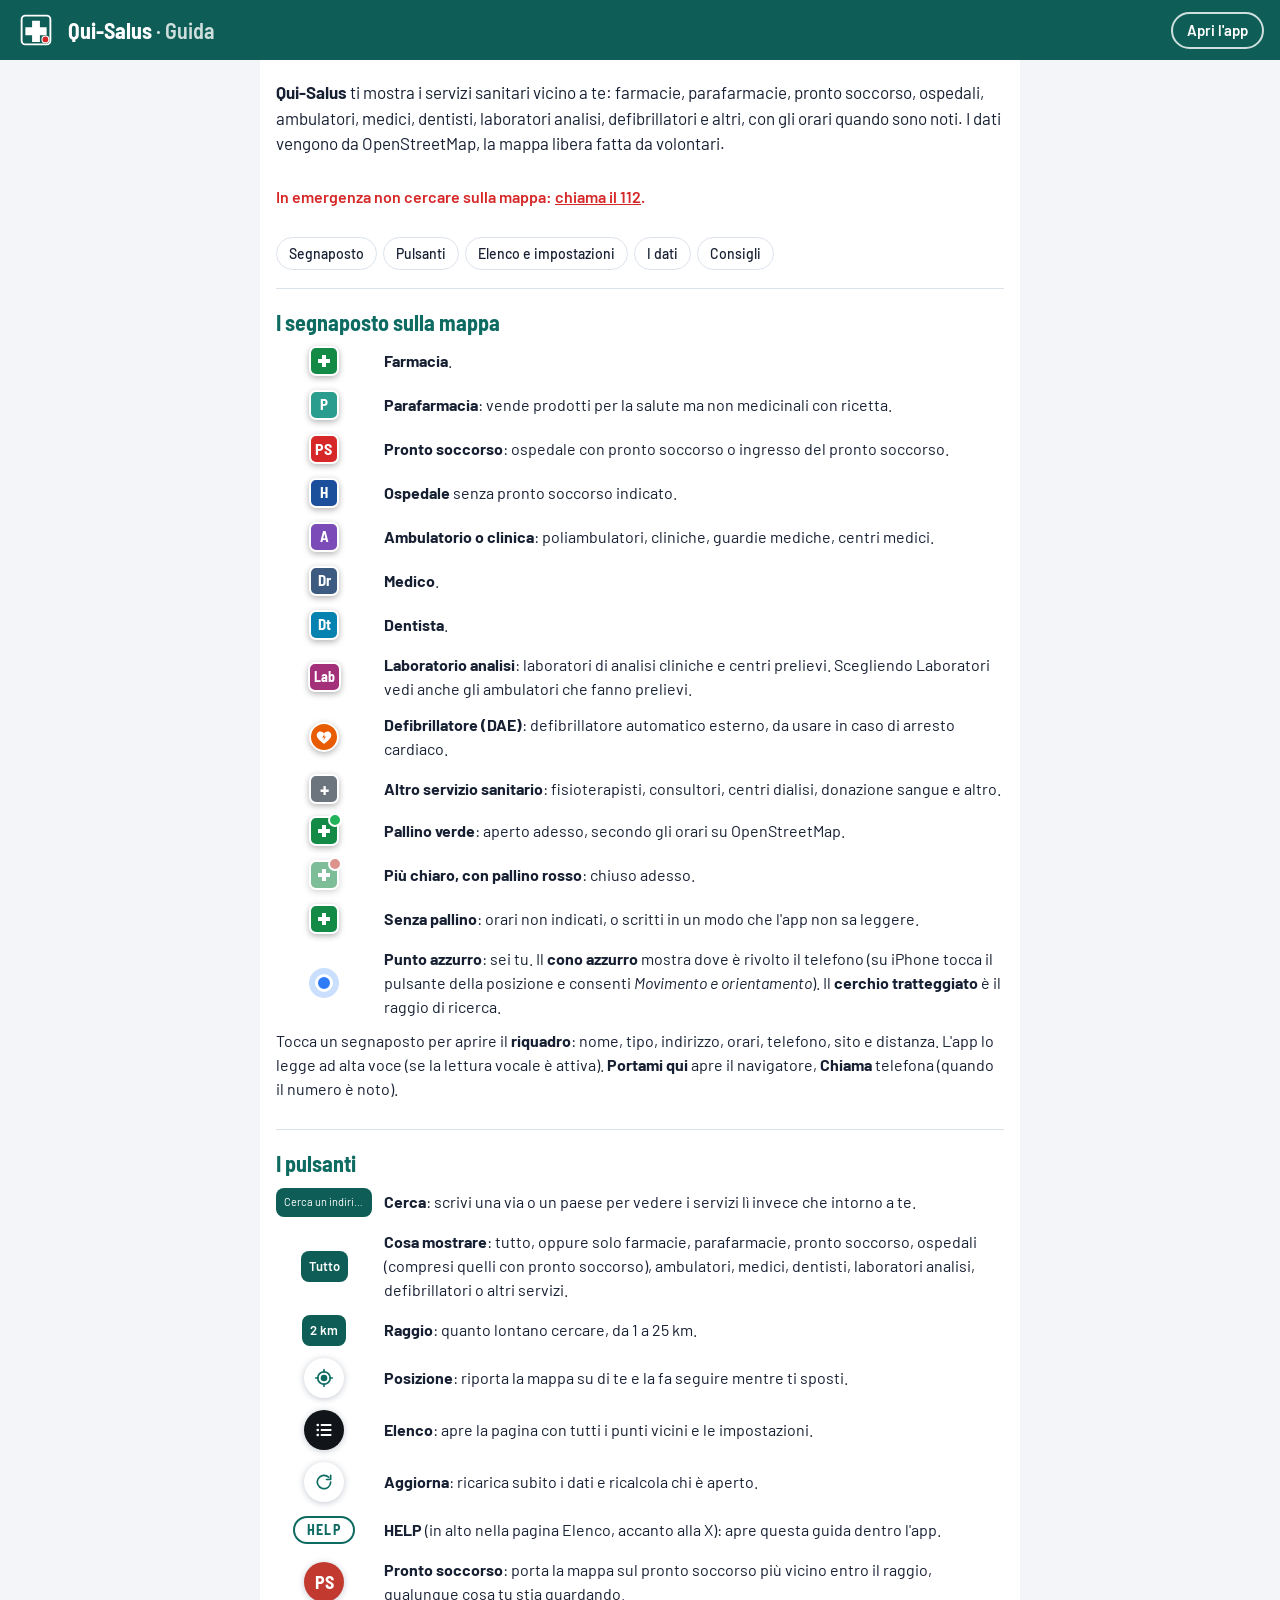
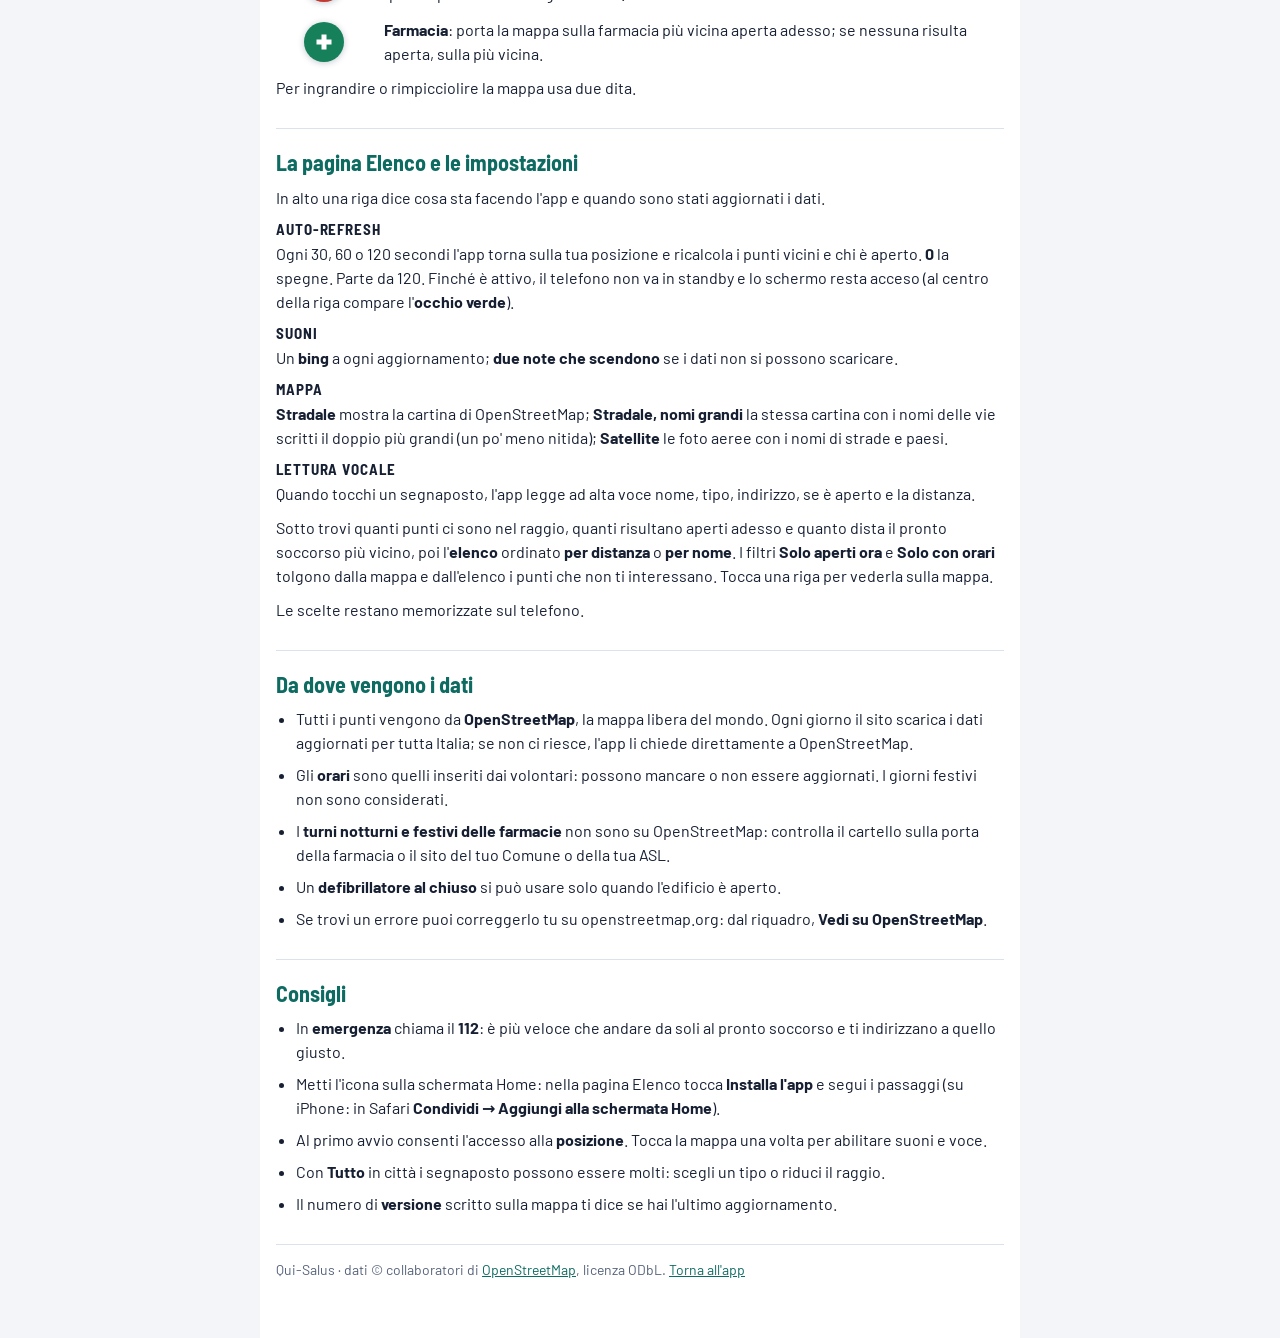
<file: help.html>
<!doctype html>
<html lang="it">
<head>
  <meta charset="utf-8">
  <meta name="viewport" content="width=device-width, initial-scale=1, viewport-fit=cover">
  <title>Qui-Salus · Guida</title>
  <meta name="description" content="Guida all'uso di Qui-Salus: farmacie, pronto soccorso, ospedali e altri servizi sanitari vicino a te, da OpenStreetMap">
  <meta name="theme-color" content="#0e5e57">
  <link rel="icon" href="favicon-64.png" type="image/png">
  <link rel="apple-touch-icon" href="apple-touch-icon.png">
  <link rel="preconnect" href="https://fonts.googleapis.com">
  <link rel="preconnect" href="https://fonts.gstatic.com" crossorigin>
  <link rel="stylesheet" href="https://fonts.googleapis.com/css2?family=Barlow+Semi+Condensed:wght@600;700&family=Barlow:wght@400;500;600&display=swap">
  <style>
/* Salus – stesso aspetto di Distributori: mappa a tutto schermo con pulsanti tondi,
   l'elenco è una pagina a tutto schermo. Barra verde petrolio, un colore per ogni tipo di punto. */
:root {
  --blu: #0e6b62;
  --blu-scuro: #0a4f48;
  --libero: #15805a;
  --attenzione: #b87900;
  --pieno: #c23a2f;
  --osm: #5a6a86;
  --grigio: #7a8291;
  --bg: #f3f5f9;
  --superficie: #ffffff;
  --testo: #172033;
  --testo-2: #56627a;
  --bordo: #dce2ec;
  --ombra: 0 6px 24px rgba(20, 35, 70, .16);
  --font-display: "Barlow Semi Condensed", "Arial Narrow", system-ui, sans-serif;
  --font-body: "Barlow", system-ui, -apple-system, "Segoe UI", Roboto, sans-serif;
  --r: 14px;
  --su-colore: #ffffff;
  --barra: #0e5e57;
  /* colori dei tipi di punto */
  --t-F: #138a45; --t-P: #2a9d8f; --t-S: #d62828; --t-O: #1b4f9c; --t-C: #7b4bb7;
  --t-M: #3d5a80; --t-D: #0582b0; --t-A: #e85d04; --t-L: #a4307a; --t-X: #6c757d;
  color-scheme: light;
}
@media (prefers-color-scheme: dark) {
  :root {
    --blu: #3fb3a3;
    --blu-scuro: #2e9688;
    --libero: #3fbf8a;
    --attenzione: #e3a82d;
    --pieno: #ec6a5f;
    --osm: #93a2bf;
    --grigio: #8e97a6;
    --bg: #0f1522;
    --superficie: #182132;
    --testo: #e8edf6;
    --testo-2: #9eabc2;
    --bordo: #2a3650;
    --ombra: 0 6px 24px rgba(0, 0, 0, .45);
    --su-colore: #0c1220;
    --barra: #0b3f3a;
    color-scheme: dark;
  }
  .mappa:not(.satellite) .leaflet-tile-pane { filter: brightness(.72) contrast(1.1) saturate(.7); }
}

* { box-sizing: border-box; }
html, body { height: 100%; margin: 0; }
body {
  background: var(--bg);
  color: var(--testo);
  font: 15px/1.4 var(--font-body);
  -webkit-font-smoothing: antialiased;
}
[hidden] { display: none !important; }
.sr-only { position: absolute; width: 1px; height: 1px; overflow: hidden; clip: rect(0 0 0 0); white-space: nowrap; }
button { font: inherit; color: inherit; cursor: pointer; }
:focus-visible { outline: 3px solid var(--blu); outline-offset: 2px; }

.app { display: flex; flex-direction: column; height: 100%; }

/* ---- Barra superiore ---- */
.topbar {
  display: flex; align-items: center; gap: 10px;
  padding: calc(8px + env(safe-area-inset-top, 0px)) 16px 8px;
  background: var(--barra); color: #fff;
  z-index: 1000;
}
.brand { display: flex; align-items: center; gap: 8px; flex: none; }
.p-sign {
  display: grid; place-items: center;
  width: 34px; height: 34px; border-radius: 7px;
  border: 2px solid #fff; font: 700 24px/1 var(--font-display);
}
.brand-name { font: 700 20px/1 var(--font-display); letter-spacing: .01em; }
.cerca { flex: 1; min-width: 0; }
.cerca input, .raggio select, .carb select {
  width: 100%; height: 38px; border: 0; border-radius: 10px;
  padding: 0 12px; font: 500 15px var(--font-body);
  background: rgba(255,255,255,.16); color: #fff;
}
.cerca input::placeholder { color: rgba(255,255,255,.75); }
.cerca input:focus, .raggio select:focus, .carb select:focus { background: #fff; color: #172033; outline: none; }
.raggio select, .carb select { width: auto; padding-right: 8px; font-variant-numeric: tabular-nums; }
.raggio select option, .carb select option { color: #172033; }
.carb select { font-weight: 700; }
@media (max-width: 480px) {
  .topbar { gap: 8px; padding-left: 12px; padding-right: 12px; }
  .raggio select, .carb select { padding: 0 6px; }
}
.p-sign svg { display: block; }
@media (max-width: 480px) { .brand-name { display: none; } }

/* ---- Corpo ---- */
.corpo { position: relative; flex: 1; min-height: 0; }
.mappa { position: absolute; inset: 0; background: var(--bg); }
.filigrana {
  position: absolute; inset: 0; z-index: 850;
  overflow: hidden; pointer-events: none; user-select: none;
}
.filigrana span {
  font: 700 var(--fil-size, 64px)/1 var(--font-display);
  letter-spacing: .08em; white-space: nowrap;
  color: var(--pieno); opacity: .22;
  position: absolute; left: 50%; top: 50%;
  transform: translate(-50%, -50%) rotate(var(--fil-ang, 60deg));
}

.fab-col {
  position: absolute; right: 16px; top: 16px; z-index: 900;
  display: flex; flex-direction: column; align-items: center; gap: 12px;
}
.fab {
  position: relative;
  width: 48px; height: 48px; border-radius: 50%; border: 0;
  display: grid; place-items: center;
  background: var(--superficie); color: var(--blu); box-shadow: var(--ombra);
}
.fab-nero { background: #111418; color: #fff; box-shadow: 0 0 0 2px rgba(255,255,255,.85), var(--ombra); }
.fab-sx {
  position: absolute; left: 16px; top: 16px; z-index: 900;
  display: flex; flex-direction: column; align-items: center; gap: 12px;
}
.fab-azioni {
  position: absolute; left: 16px; bottom: calc(24px + env(safe-area-inset-bottom, 0px)); z-index: 900;
  display: flex; flex-direction: column; align-items: center; gap: 14px;
}
.fab-verde { width: 60px; height: 60px; background: var(--libero); color: var(--su-colore); }
.fab-rosso { width: 60px; height: 60px; background: var(--pieno); color: var(--su-colore); --rosso-icona: var(--pieno); }
.fab-blu { width: 60px; height: 60px; background: var(--blu); color: var(--su-colore); }
.fab-verde .euro { font: 700 30px/1 var(--font-display); }
.fab:disabled { opacity: .5; cursor: default; }
.badge {
  position: absolute; top: -4px; right: -4px;
  min-width: 20px; height: 20px; padding: 0 5px; border-radius: 10px;
  background: var(--libero); color: #fff; border: 2px solid #111418;
  font: 700 11px/16px var(--font-body); font-variant-numeric: tabular-nums; text-align: center;
}
.fab.gira svg { animation: gira 1s linear infinite; }
@keyframes gira { to { transform: rotate(360deg); } }

/* ---- Pagina elenco (a tutto schermo) ---- */
.pannello {
  position: fixed; inset: 0; z-index: 1500;
  display: flex; flex-direction: column;
  background: var(--superficie);
  animation: entra .2s ease-out;
}
@keyframes entra { from { transform: translateY(24px); opacity: 0; } to { transform: none; opacity: 1; } }
.pannello-testa {
  display: flex; align-items: center; justify-content: space-between; gap: 12px;
  padding: calc(10px + env(safe-area-inset-top, 0px)) 16px 10px;
  border-bottom: 1px solid var(--bordo);
}
.pannello-testa h2 { margin: 0; font: 700 24px/1.1 var(--font-display); }
/* Pulsante ovale HELP nella pagina Elenco, tra il titolo e la X */
.btn-help {
  margin-left: auto; border: 2px solid var(--blu); border-radius: 999px;
  padding: 6px 18px; min-height: 40px; background: var(--superficie); color: var(--blu);
  font: 700 17px/1 var(--font-display); letter-spacing: .08em;
}
.btn-help.g-help { margin-left: 0; min-height: 0; display: inline-block; font-size: 14px; padding: 5px 12px; }
.chiudi {
  width: 44px; height: 44px; border-radius: 50%; border: 0;
  display: grid; place-items: center; background: var(--bg); color: var(--testo);
}
.pannello-corpo > * { flex-shrink: 0; }
.pannello-corpo {
  flex: 1; min-height: 0; overflow-y: auto;
  display: flex; flex-direction: column; gap: 14px;
  padding: 14px 16px calc(16px + env(safe-area-inset-bottom, 0px));
  width: 100%; max-width: 640px; margin-inline: auto;
}

.stato { font-size: 13px; color: var(--testo-2); min-height: 18px; }
.auto {
  display: flex; align-items: center; justify-content: space-between; gap: 12px;
  padding: 10px 12px; border-radius: 10px; background: var(--bg);
}
.auto span { font: 700 15px/1 var(--font-display); letter-spacing: .06em; }
.auto select {
  height: 36px; padding: 0 10px; border-radius: 8px; border: 1px solid var(--bordo);
  background: var(--superficie); color: var(--testo); font: 600 15px var(--font-body);
  font-variant-numeric: tabular-nums;
}
.segn-box { display: flex; align-items: center; gap: 4px; }
.segn-box .mk.segn { position: relative; flex: none; }
.segn-eta {
  font: 700 12px/1 var(--font-body); font-variant-numeric: tabular-nums; white-space: nowrap;
  padding: 3px 6px; border-radius: 9px;
  background: var(--superficie); color: var(--libero); box-shadow: 0 1px 4px rgba(0,0,0,.25);
}
.stato.errore { color: var(--pieno); font-weight: 600; }

.sommario { display: grid; grid-template-columns: repeat(3, 1fr); gap: 8px; }
.kpi {
  display: flex; flex-direction: column; gap: 2px;
  padding: 8px 10px; border-radius: 10px; background: var(--bg);
}
.kpi b { font: 700 26px/1 var(--font-display); font-variant-numeric: tabular-nums; }
.kpi span { font-size: 11.5px; line-height: 1.2; color: var(--testo-2); }
.kpi-reale b { color: var(--libero); }
.kpi-segn b { color: var(--libero); }
.kpi-osm b { color: var(--blu); }
.kpi small { font: 600 13px var(--font-body); }

.btn {
  height: 46px; border-radius: 12px; border: 0;
  font: 600 15px var(--font-body);
  display: flex; align-items: center; justify-content: center; gap: 8px;
  padding: 0 10px; text-align: center; line-height: 1.1;
}
.btn-occupato { background: var(--bg); color: var(--testo); border: 1px solid var(--bordo); }
.btn:disabled { opacity: .5; cursor: default; }

.filtri { display: flex; gap: 6px; flex-wrap: wrap; }
.chip {
  border: 1px solid var(--bordo); background: transparent;
  border-radius: 999px; padding: 5px 12px; font-size: 13.5px; font-weight: 500;
}
.chip[aria-pressed="true"] { background: var(--blu); border-color: var(--blu); color: var(--su-colore); }
.filtri .sep { width: 1px; background: var(--bordo); margin: 2px 4px; }

/* ---- Lista ---- */
.lista { list-style: none; margin: 0; padding: 0; }
.voce {
  display: grid; grid-template-columns: 80px 1fr auto; gap: 12px; align-items: center;
  padding: 10px 4px; border-bottom: 1px solid var(--bordo); cursor: pointer;
}
.voce:hover { background: var(--bg); }
.voce:last-child { border-bottom: 0; }
.icona {
  width: 40px; height: 40px; border-radius: 9px; justify-self: center;
  display: grid; place-items: center;
  font: 700 20px/1 var(--font-display); color: var(--su-colore); background: var(--osm);
}
.icona.libero { background: var(--libero); }
.icona.quasi-pieno { background: var(--attenzione); }
.icona.pieno { background: var(--pieno); }
.icona.parcheggio, .icona.blu { background: var(--blu); }
.icona.largo { width: 80px; height: 40px; }
.icona.prezzo { width: 80px; height: 40px; font-size: 21px; font-variant-numeric: tabular-nums; }
.icona.economico { background: var(--libero); }
.icona.medio { background: var(--attenzione); }
.icona.caro { background: var(--pieno); }
.icona.nd { background: var(--grigio); }
.icona.vecchio { opacity: .6; }
.icona.verde { background: var(--libero); }
.icona.segnalato { background: var(--libero); border-radius: 50%; }
.icona .num { font-size: 17px; font-variant-numeric: tabular-nums; }
.voce-testo { min-width: 0; }
.voce-titolo { font-weight: 600; white-space: nowrap; overflow: hidden; text-overflow: ellipsis; }
.voce-meta { font-size: 13px; color: var(--testo-2); display: flex; flex-wrap: wrap; gap: 2px 10px; }
.tag { font-size: 12px; font-weight: 600; }
.tag.gratis { color: var(--libero); }
.tag.reale { color: var(--libero); }
.tag.pieno { color: var(--pieno); }
.tag.quasi-pieno { color: var(--attenzione); }
.tag.vecchio { color: var(--pieno); }
.tag.autostrada { color: #fff; background: #1f7a3f; padding: 0 6px; border-radius: 4px; }
.voce-dist { text-align: right; font-variant-numeric: tabular-nums; }
.voce-dist b { display: block; font: 700 17px/1.1 var(--font-display); }
.voce-dist small { color: var(--testo-2); font-size: 12px; }
.vuoto { padding: 18px 4px; color: var(--testo-2); font-size: 14px; }

.fonti { font-size: 11.5px; color: var(--testo-2); line-height: 1.35; }
.fonti a { color: inherit; }

/* ---- Marker sulla mappa ---- */
.mk {
  display: grid; place-items: center;
  width: 30px; height: 30px; border-radius: 7px;
  font: 700 16px/1 var(--font-display); color: #fff;
  background: var(--blu); border: 2px solid #fff;
  box-shadow: 0 2px 6px rgba(0,0,0,.3);
}
.mk.reale { width: auto; min-width: 30px; padding: 0 5px; font-variant-numeric: tabular-nums; }
.mk.blu { background: var(--blu); }
.mk.largo { width: 60px; height: 30px; }
.mk.verde { background: var(--libero); }
.mk.libero { background: var(--libero); }
.mk.quasi-pieno { background: var(--attenzione); }
.mk.pieno { background: var(--pieno); }
.mk.stallo { width: 14px; height: 14px; border-radius: 3px; border-width: 1.5px; font-size: 0; }
/* Distributori: rettangolo con il prezzo, colore per fascia di prezzo in zona */
.mk.prezzo { width: auto; min-width: 58px; height: 30px; padding: 0 6px; font-size: 17px; font-variant-numeric: tabular-nums; }
.mk.economico { background: var(--libero); }
.mk.medio { background: var(--attenzione); }
.mk.caro { background: var(--pieno); }
.mk.nd { width: 18px; height: 18px; border-radius: 5px; background: var(--grigio); font-size: 0; }
.mk.vecchio { border-style: dashed; opacity: .7; }
.mk.top { box-shadow: 0 0 0 3px var(--libero), 0 2px 8px rgba(0,0,0,.4); }
.mk.segn { width: 22px; height: 22px; border-radius: 50%; font-size: 0; background: var(--libero); }
.mk.segn.occupato { background: var(--pieno); }
.mk.segn.libero::after {
  content: ""; position: absolute; width: 22px; height: 22px; border-radius: 50%;
  border: 2px solid var(--libero); animation: pulsa 2s ease-out infinite;
}
@keyframes pulsa { from { transform: scale(1); opacity: .9; } to { transform: scale(2.2); opacity: 0; } }
.io {
  width: 18px; height: 18px; border-radius: 50%;
  background: #2f7cf6; border: 3px solid #fff; box-shadow: 0 0 0 6px rgba(47,124,246,.25);
}

.leaflet-popup-content { font: 20px/1.35 var(--font-body); margin: 16px 18px; }
.leaflet-container a.leaflet-popup-close-button {
  width: 44px; height: 44px; font: 400 34px/42px var(--font-body); color: var(--testo-2);
}
.leaflet-popup-content-wrapper { border-radius: 16px; }
.leaflet-popup-content-wrapper, .leaflet-popup-tip { background: var(--superficie); color: var(--testo); }
.pop h3 { margin: 0 40px 6px 0; font: 700 26px/1.15 var(--font-display); color: var(--testo); }
.pop p { margin: 4px 0; color: var(--testo-2); }
.pop a { color: var(--blu); font-weight: 600; }
.pop .pop-prezzo { margin: 8px 0; color: var(--testo); }
.pop .pop-prezzo b { font: 700 34px/1 var(--font-display); font-variant-numeric: tabular-nums; }
.pop .pop-prezzo.economico b { color: var(--libero); }
.pop .pop-prezzo.medio b { color: var(--attenzione); }
.pop .pop-prezzo.caro b { color: var(--pieno); }
.pop .avviso { color: var(--pieno); font-weight: 600; }
.pop-tab { width: 100%; border-collapse: collapse; font-size: 17px; margin: 6px 0; font-variant-numeric: tabular-nums; }
.pop-tab th { text-align: left; font: 700 13px var(--font-body); color: var(--testo-2); padding: 2px 4px; }
.pop-tab td { padding: 4px; border-top: 1px solid var(--bordo); color: var(--testo); }
.pop-tab td:not(:first-child), .pop-tab th:not(:first-child) { text-align: right; }
.pop-tab tr.scelto td { font-weight: 700; }
.pop .fonte { font-size: 14px; }
.pop .pop-vai {
  display: block; margin-top: 14px; padding: 14px 16px; border-radius: 12px;
  background: var(--blu); color: var(--su-colore); text-align: center; text-decoration: none;
  font: 700 20px/1.1 var(--font-body);
}

/* ---- Toast ---- */
.toast {
  position: fixed; left: 50%; bottom: calc(176px + env(safe-area-inset-bottom, 0px)); transform: translateX(-50%);
  z-index: 2000; max-width: calc(100% - 32px);
  background: var(--testo); color: var(--bg);
  padding: 10px 16px; border-radius: 10px; font-weight: 500; box-shadow: var(--ombra);
}

@media (prefers-reduced-motion: reduce) {
  .mk.segn.libero::after, .fab.gira svg { animation: none; }
  .pannello { animation: none; }
}

/* ---- Guida ---- */
.pannello.guida { z-index: 1600; }
.guida-corpo { gap: 18px; font-size: 16px; line-height: 1.5; }
.guida-corpo h3 { margin: 6px 0 10px; font: 700 22px/1.2 var(--font-display); color: var(--blu); }
.guida-corpo p { margin: 0 0 10px; }
.guida-corpo section { scroll-margin-top: 12px; border-top: 1px solid var(--bordo); padding-top: 14px; }
.g-intro { font-size: 17px; }
.g-versione { color: var(--testo-2); font-size: 13px; }
.g-indice { display: flex; flex-wrap: wrap; gap: 6px; }
.g-indice a {
  border: 1px solid var(--bordo); border-radius: 999px; padding: 5px 12px;
  color: var(--testo); text-decoration: none; font-size: 14px; font-weight: 500;
}
.g-lista { list-style: none; margin: 0 0 10px; padding: 0; display: flex; flex-direction: column; gap: 12px; }
.g-lista li { display: grid; grid-template-columns: 96px 1fr; gap: 12px; align-items: center; }
.g-lista li > div { min-width: 0; }
.g-segno { display: flex; justify-content: center; align-items: center; min-height: 32px; }
.g-segno .mk { position: relative; }
.g-linea { display: block; width: 64px; height: 6px; border-radius: 3px; background: #1b4f9c; opacity: .6; }
.g-barra {
  display: block; max-width: 96px; padding: 6px 8px; border-radius: 8px; background: var(--barra); color: #fff;
  font-size: 11px; white-space: nowrap; overflow: hidden; text-overflow: ellipsis;
}
.g-barra.corto { font-size: 13px; font-weight: 600; }
.g-fab {
  width: 40px; height: 40px; border-radius: 50%; display: grid; place-items: center;
  background: var(--superficie); color: var(--blu); box-shadow: 0 1px 6px rgba(20,35,70,.25);
}
.g-fab.nero { background: #111418; color: #fff; }
.g-fab.verde { background: var(--libero); color: var(--su-colore); }
.g-fab.rosso { background: var(--pieno); color: var(--su-colore); }
.g-fab.blu { background: var(--blu); color: var(--su-colore); }
.g-def { margin: 0 0 10px; }
.g-def dt { font: 700 15px/1.2 var(--font-display); letter-spacing: .06em; margin-top: 10px; }
.g-def dd { margin: 4px 0 0; }
.g-punti { margin: 0 0 10px; padding-left: 20px; display: flex; flex-direction: column; gap: 8px; }
.link-guida {
  align-self: flex-start; border: 0; background: none; padding: 4px 0;
  color: var(--blu); font-weight: 600; font-size: 15px;
}

/* ---- Salus ---- */
.fab-rosso .sigla { font: 700 24px/1 var(--font-display); letter-spacing: .02em; }
.fab-verde, .fab-rosso { color: #fff; }
.fab-azioni .fab-verde { background: var(--t-F); }
.fab-azioni .fab-rosso { background: var(--t-S); }
.emergenza {
  display: block; padding: 10px 12px; border-radius: 10px; text-align: center;
  background: var(--t-S); color: #fff; text-decoration: none; font-weight: 600; font-size: 16px;
}
.emergenza b { font: 700 20px/1 var(--font-display); }
.kpi-ps b { color: var(--t-S); }
.kpi-reale small { font: 500 11px var(--font-body); }

/* Segnaposto: quadratino col colore del tipo e un simbolo; pallino verde aperto, rosso chiuso */
.mk[class*="tipo-"] { position: relative; background: var(--mk-sfondo); font-size: 15px; }
.mk.tipo-F { --mk-sfondo: var(--t-F); }
.mk.tipo-P { --mk-sfondo: var(--t-P); }
.mk.tipo-S { --mk-sfondo: var(--t-S); }
.mk.tipo-O { --mk-sfondo: var(--t-O); }
.mk.tipo-C { --mk-sfondo: var(--t-C); }
.mk.tipo-M { --mk-sfondo: var(--t-M); }
.mk.tipo-D { --mk-sfondo: var(--t-D); }
.mk.tipo-L { --mk-sfondo: var(--t-L); font-size: 14px; }
.mk.tipo-A { --mk-sfondo: var(--t-A); border-radius: 50%; }
.mk.tipo-X { --mk-sfondo: var(--t-X); font-size: 20px; }
.mk.largo { width: auto; min-width: 30px; padding: 0 4px; }
.mk.tipo-S { font-size: 16px; letter-spacing: .02em; }
.mk svg { display: block; }
.mk.aperto::after, .mk.chiuso::after {
  content: ""; position: absolute; top: -5px; right: -5px;
  width: 10px; height: 10px; border-radius: 50%; border: 2px solid #fff;
  background: #22b45a;
}
.mk.chiuso { opacity: .55; }
.mk.chiuso::after { background: var(--pieno); }
.mk.chiuso:hover { opacity: 1; }

.icona-tipo { display: grid; place-items: center; }
.icona-tipo .mk { width: 36px; height: 36px; font-size: 17px; }
.icona-tipo .mk.largo { width: auto; min-width: 36px; }
.voce { grid-template-columns: 48px 1fr auto; }
.tag.aperto { color: var(--libero); }
.tag.chiuso { color: var(--pieno); }

.pop .pop-tipo { margin: 0 0 6px; font-weight: 600; color: var(--testo); }
.pop .pop-apertura { font-weight: 700; font-size: 19px; }
.pop .pop-apertura.aperto { color: var(--libero); }
.pop .pop-apertura.chiuso { color: var(--pieno); }
.pop-orari { display: flex; flex-direction: column; margin: 6px 0; font-size: 16px; color: var(--testo); }
.pop-orari b { font: 700 13px var(--font-body); color: var(--testo-2); text-transform: uppercase; letter-spacing: .04em; }
.pop-pulsanti { display: flex; gap: 8px; margin-top: 14px; }
.pop .pop-pulsanti .pop-vai { flex: 1; margin-top: 0; }
.pop .pop-chiama { background: var(--libero); }
.pop .avviso a { color: inherit; }
.g-avviso { font-weight: 600; color: var(--t-S); }
.g-avviso a { color: inherit; }

/* ---- Pagina guida a sé stante ---- */
html, body { height: auto; }
.h-testa {
  position: sticky; top: 0; z-index: 10;
  display: flex; align-items: center; gap: 12px;
  padding: calc(10px + env(safe-area-inset-top, 0px)) 16px 10px;
  background: var(--barra); color: #fff;
}
.h-testa .h-logo { width: 40px; height: 40px; flex: none; }
.h-testa .h-logo svg { width: 100%; height: 100%; display: block; }
.h-testa h1 { margin: 0; flex: 1; font: 700 22px/1.1 var(--font-display); }
.h-testa h1 span { font-weight: 600; opacity: .8; }
.h-app {
  color: #fff; text-decoration: none; font-weight: 600; font-size: 15px;
  border: 2px solid rgba(255,255,255,.8); border-radius: 999px; padding: 6px 14px; white-space: nowrap;
}
.h-corpo {
  max-width: 760px; margin: 0 auto; padding: 20px 16px 48px;
  background: var(--superficie); min-height: 100vh;
  display: flex; flex-direction: column;
}
.h-piede { border-top: 1px solid var(--bordo); padding-top: 14px; color: var(--testo-2); font-size: 14px; }
.h-piede a { color: var(--blu); }
@media (max-width: 420px) { .g-lista li { grid-template-columns: 72px 1fr; } }
  </style>
</head>
<body>
  <header class="h-testa">
    <span class="h-logo" aria-hidden="true"><svg xmlns="http://www.w3.org/2000/svg" viewBox="0 0 512 512"><rect width="512" height="512" rx="96" fill="#0e5e57"/><rect x="72" y="72" width="368" height="368" rx="48" fill="none" stroke="#fff" stroke-width="24"/><path d="M206 136h100v86h86v100h-86v86H206v-86h-86V222h86z" fill="#fff"/><circle cx="376" cy="376" r="44" fill="#d62828" stroke="#fff" stroke-width="14"/></svg></span>
    <h1>Qui-Salus <span>· Guida</span></h1>
    <a class="h-app" href="./">Apri l'app</a>
  </header>
  <main class="h-corpo guida-corpo">

        <p class="g-intro"><b>Qui-Salus</b> ti mostra i servizi sanitari vicino a te: farmacie, parafarmacie, pronto soccorso,
          ospedali, ambulatori, medici, dentisti, laboratori analisi, defibrillatori e altri, con gli orari quando sono noti.
          I dati vengono da OpenStreetMap, la mappa libera fatta da volontari.</p>
        <p class="g-avviso">In emergenza non cercare sulla mappa: <a href="tel:112">chiama il 112</a>.</p>
        

        <nav class="g-indice" aria-label="Argomenti">
          <a href="#g-mappa">Segnaposto</a><a href="#g-pulsanti">Pulsanti</a><a href="#g-elenco">Elenco e impostazioni</a>
          <a href="#g-dati">I dati</a><a href="#g-consigli">Consigli</a>
        </nav>

        <section id="g-mappa">
          <h3>I segnaposto sulla mappa</h3>
          <ul class="g-lista" id="g-legenda"><li><span class="g-segno"><span class="mk tipo-F"><svg viewBox="0 0 24 24" width="16" height="16" aria-hidden="true"><path d="M9 3h6v6h6v6h-6v6H9v-6H3V9h6z" fill="currentColor"/></svg></span></span><div><b>Farmacia</b>.</div></li><li><span class="g-segno"><span class="mk tipo-P">P</span></span><div><b>Parafarmacia</b>: vende prodotti per la salute ma non medicinali con ricetta.</div></li><li><span class="g-segno"><span class="mk tipo-S largo">PS</span></span><div><b>Pronto soccorso</b>: ospedale con pronto soccorso o ingresso del pronto soccorso.</div></li><li><span class="g-segno"><span class="mk tipo-O">H</span></span><div><b>Ospedale</b> senza pronto soccorso indicato.</div></li><li><span class="g-segno"><span class="mk tipo-C">A</span></span><div><b>Ambulatorio o clinica</b>: poliambulatori, cliniche, guardie mediche, centri medici.</div></li><li><span class="g-segno"><span class="mk tipo-M largo">Dr</span></span><div><b>Medico</b>.</div></li><li><span class="g-segno"><span class="mk tipo-D largo">Dt</span></span><div><b>Dentista</b>.</div></li><li><span class="g-segno"><span class="mk tipo-L largo">Lab</span></span><div><b>Laboratorio analisi</b>: laboratori di analisi cliniche e centri prelievi. Scegliendo Laboratori vedi anche gli ambulatori che fanno prelievi.</div></li><li><span class="g-segno"><span class="mk tipo-A"><svg viewBox="0 0 24 24" width="18" height="18" aria-hidden="true"><path d="M12 21s-7.5-4.6-9.3-9.4C1.4 8.2 3.6 4.5 7.2 4.5c2 0 3.6 1.1 4.8 2.7 1.2-1.6 2.8-2.7 4.8-2.7 3.6 0 5.8 3.7 4.5 7.1C19.5 16.4 12 21 12 21Z" fill="currentColor"/><path d="M12.8 7.5 9.6 12.6h2.6l-1 4.2 3.4-5.4H12l.8-3.9Z" style="fill:var(--mk-sfondo,#e85d04)"/></svg></span></span><div><b>Defibrillatore (DAE)</b>: defibrillatore automatico esterno, da usare in caso di arresto cardiaco.</div></li><li><span class="g-segno"><span class="mk tipo-X">+</span></span><div><b>Altro servizio sanitario</b>: fisioterapisti, consultori, centri dialisi, donazione sangue e altro.</div></li></ul>
          <ul class="g-lista">
            <li><span class="g-segno"><span class="mk tipo-F aperto"><svg viewBox="0 0 24 24" width="16" height="16" aria-hidden="true"><path d="M9 3h6v6h6v6h-6v6H9v-6H3V9h6z" fill="currentColor"/></svg></span></span><div><b>Pallino verde</b>: aperto adesso, secondo gli orari su OpenStreetMap.</div></li>
            <li><span class="g-segno"><span class="mk tipo-F chiuso"><svg viewBox="0 0 24 24" width="16" height="16" aria-hidden="true"><path d="M9 3h6v6h6v6h-6v6H9v-6H3V9h6z" fill="currentColor"/></svg></span></span><div><b>Più chiaro, con pallino rosso</b>: chiuso adesso.</div></li>
            <li><span class="g-segno"><span class="mk tipo-F"><svg viewBox="0 0 24 24" width="16" height="16" aria-hidden="true"><path d="M9 3h6v6h6v6h-6v6H9v-6H3V9h6z" fill="currentColor"/></svg></span></span><div><b>Senza pallino</b>: orari non indicati, o scritti in un modo che l'app non sa leggere.</div></li>
            <li><span class="g-segno"><span class="io"></span></span><div><b>Punto azzurro</b>: sei tu. Il <b>cono azzurro</b> mostra dove è rivolto il telefono (su iPhone tocca il pulsante della posizione e consenti <i>Movimento e orientamento</i>). Il <b>cerchio tratteggiato</b> è il raggio di ricerca.</div></li>
          </ul>
          <p>Tocca un segnaposto per aprire il <b>riquadro</b>: nome, tipo, indirizzo, orari, telefono, sito e distanza.
            L'app lo legge ad alta voce (se la lettura vocale è attiva). <b>Portami qui</b> apre il navigatore,
            <b>Chiama</b> telefona (quando il numero è noto).</p>
        </section>

        <section id="g-pulsanti">
          <h3>I pulsanti</h3>
          <ul class="g-lista">
            <li><span class="g-segno"><span class="g-barra">Cerca un indirizzo…</span></span><div><b>Cerca</b>: scrivi una via o un paese per vedere i servizi lì invece che intorno a te.</div></li>
            <li><span class="g-segno"><span class="g-barra corto">Tutto</span></span><div><b>Cosa mostrare</b>: tutto, oppure solo farmacie, parafarmacie, pronto soccorso, ospedali (compresi quelli con pronto soccorso), ambulatori, medici, dentisti, laboratori analisi, defibrillatori o altri servizi.</div></li>
            <li><span class="g-segno"><span class="g-barra corto">2 km</span></span><div><b>Raggio</b>: quanto lontano cercare, da 1 a 25 km.</div></li>
            <li><span class="g-segno"><span class="g-fab"><svg viewBox="0 0 24 24" width="20" height="20" aria-hidden="true"><circle cx="12" cy="12" r="4" fill="currentColor"/><path d="M12 2v3M12 19v3M2 12h3M19 12h3" stroke="currentColor" stroke-width="2" stroke-linecap="round"/><circle cx="12" cy="12" r="7.5" fill="none" stroke="currentColor" stroke-width="2"/></svg></span></span><div><b>Posizione</b>: riporta la mappa su di te e la fa seguire mentre ti sposti.</div></li>
            <li><span class="g-segno"><span class="g-fab nero"><svg viewBox="0 0 24 24" width="20" height="20" aria-hidden="true"><path d="M9 6h11M9 12h11M9 18h11" stroke="currentColor" stroke-width="2.2" stroke-linecap="round"/><circle cx="4.5" cy="6" r="1.6" fill="currentColor"/><circle cx="4.5" cy="12" r="1.6" fill="currentColor"/><circle cx="4.5" cy="18" r="1.6" fill="currentColor"/></svg></span></span><div><b>Elenco</b>: apre la pagina con tutti i punti vicini e le impostazioni.</div></li>
            <li><span class="g-segno"><span class="g-fab"><svg viewBox="0 0 24 24" width="20" height="20" aria-hidden="true"><path d="M20 12a8 8 0 1 1-2.34-5.66M20 4v5h-5" fill="none" stroke="currentColor" stroke-width="2" stroke-linecap="round" stroke-linejoin="round"/></svg></span></span><div><b>Aggiorna</b>: ricarica subito i dati e ricalcola chi è aperto.</div></li>
            <li><span class="g-segno"><span class="btn-help g-help">HELP</span></span><div><b>HELP</b> (in alto nella pagina Elenco, accanto alla X): apre questa guida dentro l'app.</div></li>
            <li><span class="g-segno"><span class="g-fab rosso"><b style="font:700 18px/1 var(--font-display)">PS</b></span></span><div><b>Pronto soccorso</b>: porta la mappa sul pronto soccorso più vicino entro il raggio, qualunque cosa tu stia guardando.</div></li>
            <li><span class="g-segno"><span class="g-fab verde"><svg viewBox="0 0 24 24" width="20" height="20" aria-hidden="true"><path d="M9 3h6v6h6v6h-6v6H9v-6H3V9h6z" fill="currentColor"/></svg></span></span><div><b>Farmacia</b>: porta la mappa sulla farmacia più vicina aperta adesso; se nessuna risulta aperta, sulla più vicina.</div></li>
          </ul>
          <p>Per ingrandire o rimpicciolire la mappa usa due dita.</p>
        </section>

        <section id="g-elenco">
          <h3>La pagina Elenco e le impostazioni</h3>
          <p>In alto una riga dice cosa sta facendo l'app e quando sono stati aggiornati i dati.</p>
          <dl class="g-def">
            <dt>AUTO-REFRESH</dt>
            <dd>Ogni 30, 60 o 120 secondi l'app torna sulla tua posizione e ricalcola i punti vicini e chi è aperto. <b>0</b> la spegne. Parte da 120.
              Finché è attivo, il telefono non va in standby e lo schermo resta acceso
              (al centro della riga compare l'<b>occhio verde</b>).</dd>
            <dt>SUONI</dt>
            <dd>Un <b>bing</b> a ogni aggiornamento; <b>due note che scendono</b> se i dati non si possono scaricare.</dd>
            <dt>MAPPA</dt>
            <dd><b>Stradale</b> mostra la cartina di OpenStreetMap; <b>Stradale, nomi grandi</b> la stessa cartina con i nomi delle vie scritti il doppio più grandi (un po' meno nitida); <b>Satellite</b> le foto aeree con i nomi di strade e paesi.</dd>
            <dt>LETTURA VOCALE</dt>
            <dd>Quando tocchi un segnaposto, l'app legge ad alta voce nome, tipo, indirizzo, se è aperto e la distanza.</dd>
          </dl>
          <p>Sotto trovi quanti punti ci sono nel raggio, quanti risultano aperti adesso e quanto dista il pronto soccorso più vicino,
            poi l'<b>elenco</b> ordinato <b>per distanza</b> o <b>per nome</b>. I filtri <b>Solo aperti ora</b> e <b>Solo con orari</b>
            tolgono dalla mappa e dall'elenco i punti che non ti interessano. Tocca una riga per vederla sulla mappa.</p>
          <p>Le scelte restano memorizzate sul telefono.</p>
        </section>

        <section id="g-dati">
          <h3>Da dove vengono i dati</h3>
          <ul class="g-punti">
            <li>Tutti i punti vengono da <b>OpenStreetMap</b>, la mappa libera del mondo. Ogni giorno il sito scarica i dati aggiornati
              per tutta Italia; se non ci riesce, l'app li chiede direttamente a OpenStreetMap.</li>
            <li>Gli <b>orari</b> sono quelli inseriti dai volontari: possono mancare o non essere aggiornati. I giorni festivi non sono considerati.</li>
            <li>I <b>turni notturni e festivi delle farmacie</b> non sono su OpenStreetMap: controlla il cartello sulla porta della farmacia o il sito del tuo Comune o della tua ASL.</li>
            <li>Un <b>defibrillatore al chiuso</b> si può usare solo quando l'edificio è aperto.</li>
            <li>Se trovi un errore puoi correggerlo tu su openstreetmap.org: dal riquadro, <b>Vedi su OpenStreetMap</b>.</li>
          </ul>
        </section>

        <section id="g-consigli">
          <h3>Consigli</h3>
          <ul class="g-punti">
            <li>In <b>emergenza</b> chiama il <b>112</b>: è più veloce che andare da soli al pronto soccorso e ti indirizzano a quello giusto.</li>
            <li>Metti l'icona sulla schermata Home: nella pagina Elenco tocca <b>Installa l'app</b> e segui i passaggi (su iPhone: in Safari <b>Condividi → Aggiungi alla schermata Home</b>).</li>
            <li>Al primo avvio consenti l'accesso alla <b>posizione</b>. Tocca la mappa una volta per abilitare suoni e voce.</li>
            <li>Con <b>Tutto</b> in città i segnaposto possono essere molti: scegli un tipo o riduci il raggio.</li>
            <li>Il numero di <b>versione</b> scritto sulla mappa ti dice se hai l'ultimo aggiornamento.</li>
          </ul>
        </section>
    <footer class="h-piede">
      <p>Qui-Salus · dati © collaboratori di <a href="https://www.openstreetmap.org/copyright">OpenStreetMap</a>, licenza ODbL.
        <a href="./">Torna all'app</a></p>
    </footer>
  </main>
  <!-- Statistiche d'uso anonime, senza cookie: https://salus.goatcounter.com
       I dispositivi del team (segnati una volta aprendo l'app con ?gc_team=nome-dispositivo,
       tolti con ?gc_team=off) contano a parte su https://quivicino-team.goatcounter.com -->
  <script>
    (function () {
      var endpoint = "https://salus.goatcounter.com/count";
      try {
        var q = new URLSearchParams(location.search).get("gc_team");
        if (q === "off") { localStorage.removeItem("gc_team"); alert("Questo dispositivo ora conta come un visitatore normale."); }
        else if (q) {
          q = q.toLowerCase().replace(/[^a-z0-9-]/g, "");
          if (q) { localStorage.setItem("gc_team", q); alert("Dispositivo segnato come \u201c" + q + "\u201d: le visite contano a parte."); }
        }
        var team = localStorage.getItem("gc_team");
        if (team) {
          endpoint = "https://quivicino-team.goatcounter.com/count";
          window.goatcounter = { path: function (p) { return "/" + team + p.split("?")[0]; } };
        }
      } catch (e) {}
      var s = document.createElement("script");
      s.async = true;
      s.src = "https://gc.zgo.at/count.js";
      s.setAttribute("data-goatcounter", endpoint);
      document.head.appendChild(s);
    })();
  </script>
</body>
</html>
</file>
